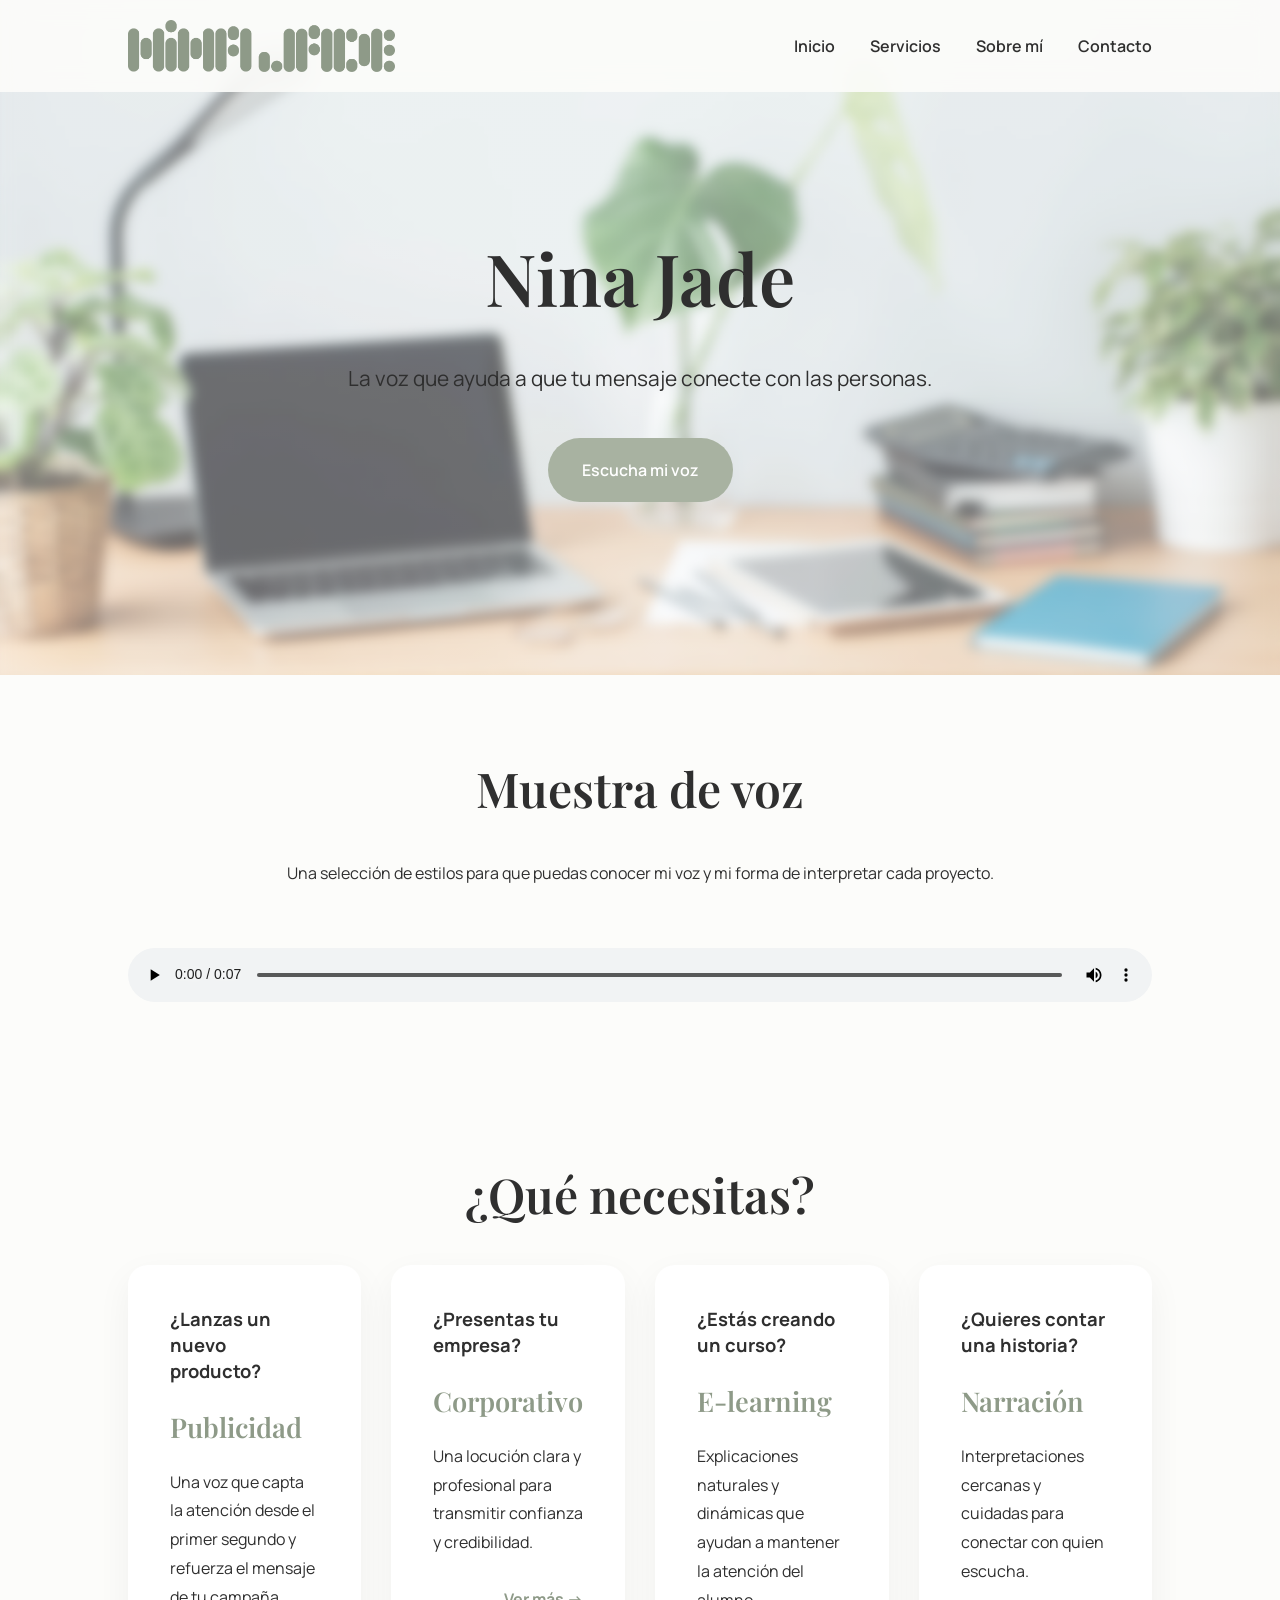
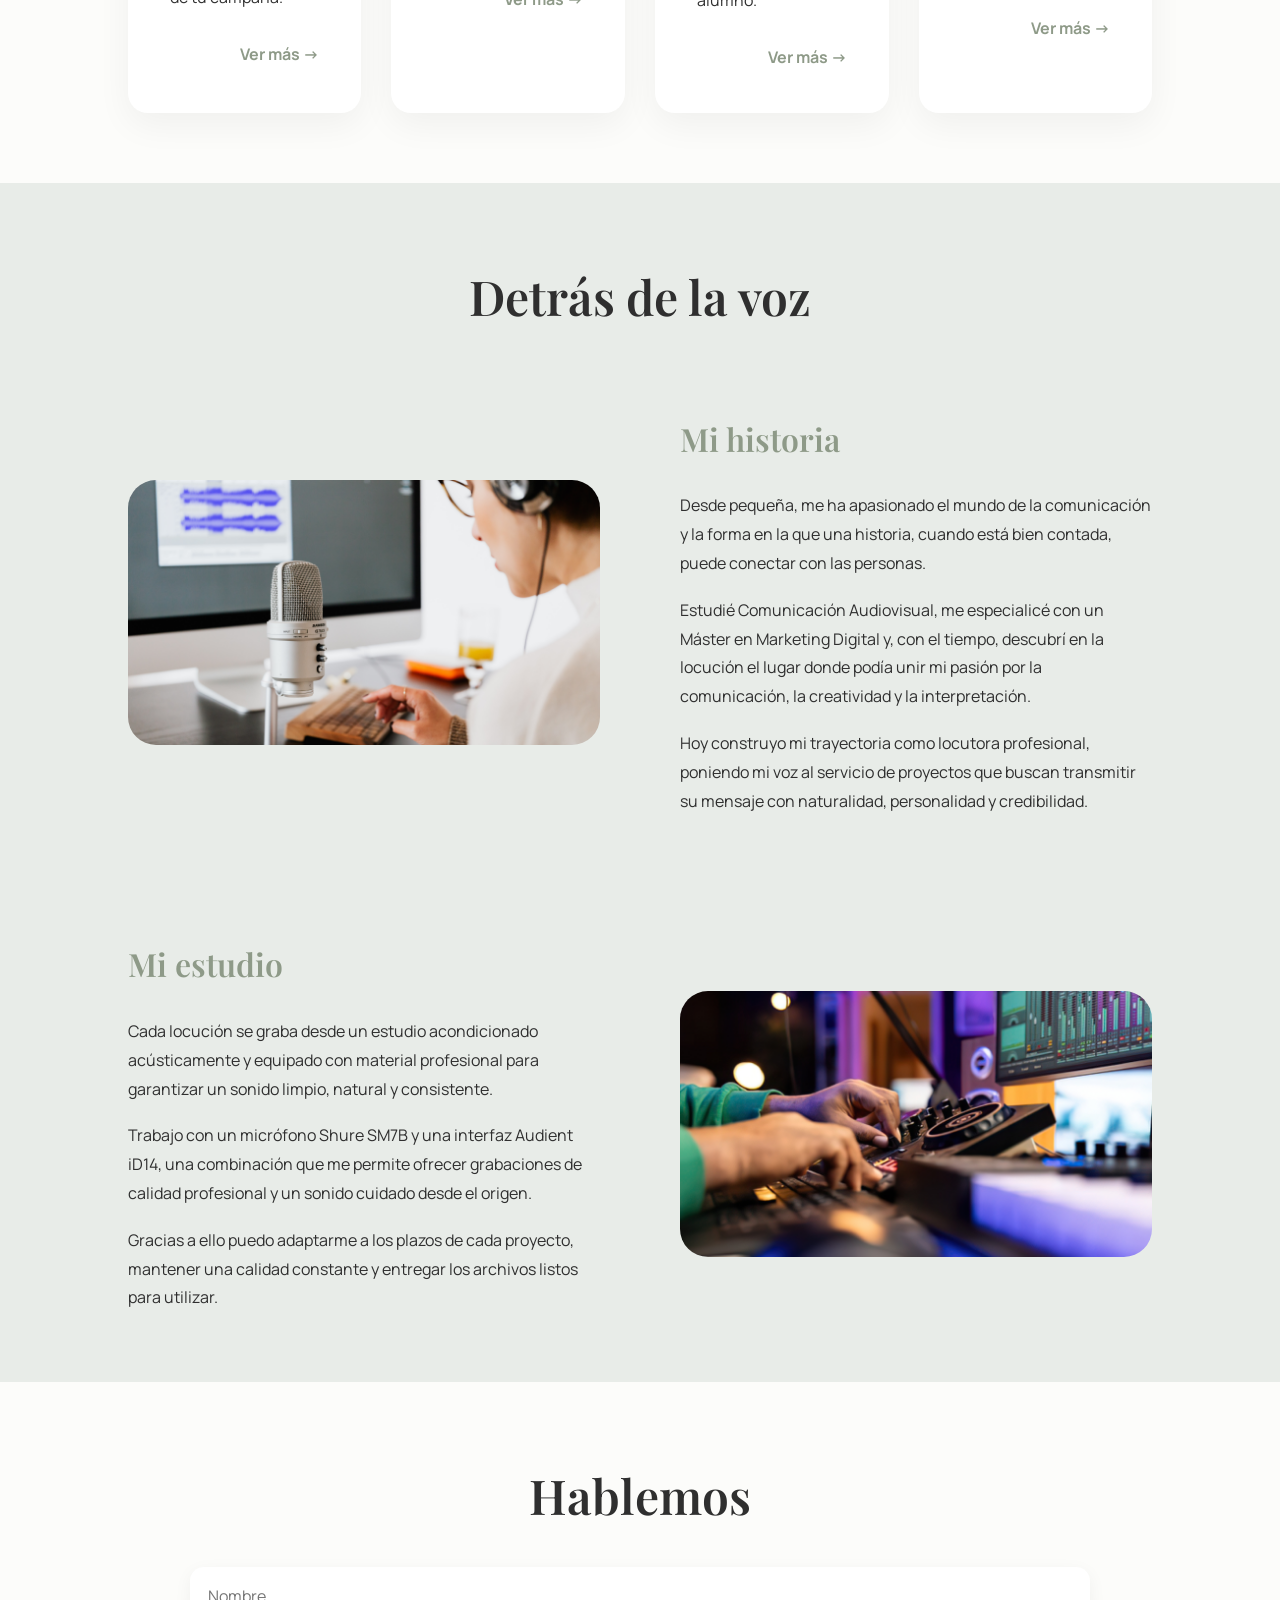
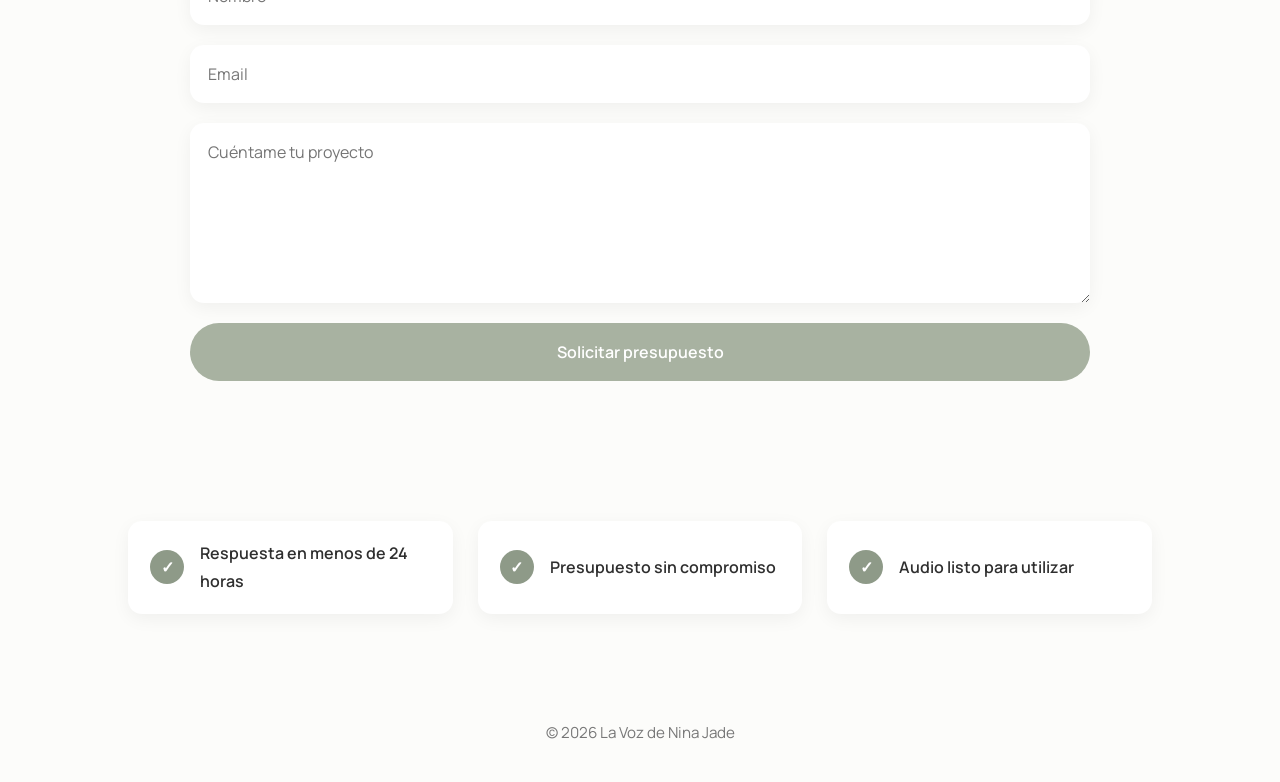
<file: index.html>
<!DOCTYPE html>
<html lang="es">

<head>
    <meta charset="UTF-8">
    <meta name="viewport" content="width=device-width, initial-scale=1.0">

    <title>Nina Jade | Locutora Profesional para Publicidad, Corporativo y E-learning</title>

    <meta name="description"
    content="Locutora profesional con estudio propio. Voz natural, cercana y versátil para publicidad, vídeos corporativos, e-learning, narración y mucho más. Solicita tu presupuesto.">

  <link rel="icon" type="image/png" href="images/favicon.png">
<link rel="apple-touch-icon" href="images/favicon.png">

<link rel="stylesheet" href="style.css">
</head>

<body>

    <!-- ===================== -->
    <!-- HEADER -->
    <!-- ===================== -->

    <header>

    <a href="index.html" class="logo">

        <img src="images/logo.png" alt="La Voz de Nina Jade">

    </a>

    <nav>

        <a href="#inicio">Inicio</a>
        <a href="#servicios">Servicios</a>
        <a href="#sobre-mi">Sobre mí</a>
        <a href="#contacto">Contacto</a>

    </nav>

</header>


    <!-- ===================== -->
    <!-- HERO -->
    <!-- ===================== -->

    <section id="inicio" class="hero">

        <div class="hero-content">

            <h1>Nina Jade</h1>

            <p>
                La voz que ayuda a que tu mensaje conecte con las personas.
            </p>

            <a href="#demos" class="button">
                Escucha mi voz
            </a>

        </div>

    </section>

    <!-- ===================== -->
    <!-- DEMOS -->
    <!-- ===================== -->

    <section id="demos">

        <h2>Muestra de voz</h2>

        <p>
            Una selección de estilos para que puedas conocer mi voz y mi forma de interpretar cada proyecto.
        </p>

        <audio controls>

            <source src="audio/demoprincipal.mp3" type="audio/mpeg">

            Tu navegador no soporta el elemento de audio.

        </audio>

    </section>


<!-- ===================== -->
<!-- SERVICIOS -->
<!-- ===================== -->

<section id="servicios">

    <h2>¿Qué necesitas?</h2>

    <div class="home-cards">

        <div class="card">

            <span class="card-question">
                ¿Lanzas un nuevo producto?
            </span>

            <h3>Publicidad</h3>

            <p>
                Una voz que capta la atención desde el primer segundo y refuerza el mensaje de tu campaña.
            </p>

            <a href="publicidad.html" class="card-link">
                Ver más →
            </a>

        </div>

        <div class="card">

            <span class="card-question">
                ¿Presentas tu empresa?
            </span>

            <h3>Corporativo</h3>

            <p>
                Una locución clara y profesional para transmitir confianza y credibilidad.
            </p>

            <a href="corporativo.html" class="card-link">
                Ver más →
            </a>

        </div>

        <div class="card">

            <span class="card-question">
                ¿Estás creando un curso?
            </span>

            <h3>E-learning</h3>

            <p>
                Explicaciones naturales y dinámicas que ayudan a mantener la atención del alumno.
            </p>

            <a href="elearning.html" class="card-link">
                Ver más →
            </a>

        </div>

        <div class="card">

            <span class="card-question">
                ¿Quieres contar una historia?
            </span>

            <h3>Narración</h3>

            <p>
                Interpretaciones cercanas y cuidadas para conectar con quien escucha.
            </p>

            <a href="narracion.html" class="card-link">
                Ver más →
            </a>

        </div>

    </div>

</section>

<!-- ===================== -->
<!-- DETRÁS DE LA VOZ -->
<!-- ===================== -->

<section id="sobre-mi" class="about-section">

    <div class="about-wrapper">

        <h2 class="about-main-title">
            Detrás de la voz
        </h2>

        <!-- MI HISTORIA -->

        <div class="about-container">

            <div class="about-image">

                <img src="images/sobremi.png" alt="Nina Jade, locutora profesional">

            </div>

            <div class="about-text">

                <h3>Mi historia</h3>

                <p>

                    Desde pequeña, me ha apasionado el mundo de la comunicación y la forma en la que una historia, cuando está bien contada, puede conectar con las personas.

                </p>

                <p>

                    Estudié Comunicación Audiovisual, me especialicé con un Máster en Marketing Digital y, con el tiempo, descubrí en la locución el lugar donde podía unir mi pasión por la comunicación, la creatividad y la interpretación.

                </p>

                <p>

                    Hoy construyo mi trayectoria como locutora profesional, poniendo mi voz al servicio de proyectos que buscan transmitir su mensaje con naturalidad, personalidad y credibilidad.

                </p>

            </div>

        </div>

        <!-- MI ESTUDIO -->

        <div class="about-container reverse">

            <div class="about-image">

                <img src="images/estudio.png" alt="Estudio de grabación profesional de Nina Jade">

            </div>

            <div class="about-text">

                <h3>Mi estudio</h3>

                <p>

                    Cada locución se graba desde un estudio acondicionado acústicamente y equipado con material profesional para garantizar un sonido limpio, natural y consistente.

                </p>

                <p>

                    Trabajo con un micrófono Shure SM7B y una interfaz Audient iD14, una combinación que me permite ofrecer grabaciones de calidad profesional y un sonido cuidado desde el origen.

                </p>

                <p>

                    Gracias a ello puedo adaptarme a los plazos de cada proyecto, mantener una calidad constante y entregar los archivos listos para utilizar.

                </p>

            </div>

        </div>

    </div>

</section>
    

 <!-- ===================== -->
<!-- CONTACTO -->
<!-- ===================== -->

<section id="contacto">

    <h2>Hablemos</h2>

    <form id="contact-form" action="https://formspree.io/f/xaqrydpb" method="POST">

        <input
            type="text"
            name="nombre"
            placeholder="Nombre"
            required>

        <input
            type="email"
            name="email"
            placeholder="Email"
            required>

        <textarea
            name="mensaje"
            placeholder="Cuéntame tu proyecto"
            required></textarea>

       <button type="submit">
    Solicitar presupuesto
</button>

<p id="form-status"></p>

</form>

</section>

    <!-- ===================== -->
<!-- VENTAJAS -->
<!-- ===================== -->

<section class="contact-highlights">

    <div class="service-highlights">

        <div class="highlight">

            <span>✓</span>

            <p>Respuesta en menos de 24 horas</p>

        </div>

        <div class="highlight">

            <span>✓</span>

            <p>Presupuesto sin compromiso</p>

        </div>

        <div class="highlight">

            <span>✓</span>

            <p>Audio listo para utilizar</p>

        </div>

    </div>

</section>
    
    <!-- ===================== -->
    <!-- FOOTER -->
    <!-- ===================== -->

    <footer>

        <p>

            © 2026 La Voz de Nina Jade

        </p>

    </footer>

    <script src="script.js"></script>

</body>

</html>
</file>
<file: style.css>
/* ==========================================
   LA VOZ DE NINA JADE
   STYLE.CSS · VERSIÓN 1.0
========================================== */


/* ==========================================
   GOOGLE FONTS
========================================== */

@import url('https://fonts.googleapis.com/css2?family=Manrope:wght@300;400;500;600;700&family=Playfair+Display:wght@500;600;700&display=swap');


/* ==========================================
   VARIABLES
========================================== */

:root{

    /* Colores */

    --background:#FCFCFA;
    --white:#FFFFFF;
    --text:#2F2F2F;

    --sage:#A8B2A1;
    --sage-dark:#8E9A88;
    --light:#E8ECE8;

    /* Contenedores */

    --container:1400px;
    --container-medium:1100px;
    --container-small:900px;

    /* Bordes */

    --radius-small:14px;
    --radius-medium:20px;
    --radius-large:28px;
    --radius-pill:999px;

    /* Sombras */

    --shadow-small:0 5px 18px rgba(0,0,0,.05);
    --shadow-medium:0 12px 35px rgba(0,0,0,.05);
    --shadow-large:0 20px 45px rgba(0,0,0,.10);

    /* Transiciones */

    --transition:.35s;

}


/* ==========================================
   RESET
========================================== */

*{

    margin:0;
    padding:0;
    box-sizing:border-box;

}


html{

    scroll-behavior:smooth;

}


body{

    font-family:"Manrope",sans-serif;
    background:var(--background);
    color:var(--text);
    line-height:1.8;

}


/* ==========================================
   TIPOGRAFÍA GLOBAL
========================================== */

h1,
h2,
h3{

    font-family:"Playfair Display",serif;
    font-weight:600;

}

p{

    line-height:1.8;

}

a{

    color:inherit;

}


/* ==========================================
   LAYOUT GENERAL
========================================== */

section{

    padding:70px 10%;

}

section h2{

    font-size:3rem;
    text-align:center;
    margin-bottom:28px;

}

img{

    display:block;
    max-width:100%;
    height:auto;

}

audio{

    width:100%;
    margin-top:20px;

}

/* ==========================================
   HEADER
========================================== */

header{

    position:fixed;
    top:0;
    left:0;
    width:100%;

    display:flex;
    justify-content:space-between;
    align-items:center;

    padding:20px 10%;

    background:rgba(252,252,250,.90);
    backdrop-filter:blur(12px);

    z-index:1000;

}


/* ==========================================
   LOGO
========================================== */

.logo{

    display:flex;
    align-items:center;

}

.logo img{

    height:52px;
    width:auto;

    transition:var(--transition);

}

.logo:hover img{

    opacity:.85;

}


/* ==========================================
   NAVEGACIÓN
========================================== */

nav{

    display:flex;
    gap:35px;

}

nav a{

    text-decoration:none;
    font-weight:600;

    color:var(--text);

    transition:var(--transition);

}

nav a:hover{

    color:var(--sage-dark);

}


/* ==========================================
   BOTONES
========================================== */

.button,
button{

    display:inline-flex;
    justify-content:center;
    align-items:center;

    padding:18px 34px;

    border:none;
    border-radius:var(--radius-pill);

    background:var(--sage);
    color:var(--white);

    font-family:"Manrope",sans-serif;
    font-size:1rem;
    font-weight:600;
    text-decoration:none;

    cursor:pointer;

    transition:var(--transition);

}

.button:hover,
button:hover{

    background:var(--sage-dark);
    transform:translateY(-2px);

}


/* ==========================================
   HERO PRINCIPAL
========================================== */

.hero{

    min-height:75vh;

    display:flex;
    justify-content:center;
    align-items:center;

    text-align:center;

    padding:120px 10% 80px;

    background:
        linear-gradient(rgba(255,255,255,.40), rgba(255,255,255,.40)),
        url("images/portada.png") center/cover no-repeat;

}

.hero-content{

    max-width:760px;

}

.hero h1{

    font-size:4.5rem;
    margin-bottom:18px;

}

.hero p{

    font-size:1.3rem;
    margin-bottom:40px;

}

/* ==========================================
   HERO DE SERVICIOS
========================================== */

.hero-service{

    min-height:75vh;

    display:flex;
    justify-content:center;
    align-items:center;

    text-align:center;

    padding:140px 10% 80px;

    background-size:cover;
    background-position:center;
    background-repeat:no-repeat;

}

.hero-service.publicidad{

    background:
        linear-gradient(rgba(252,252,250,.55),rgba(252,252,250,.75)),
        url("images/portadapublicitaria.png") center/cover no-repeat;

}

.hero-service.corporativo{

    background:
        linear-gradient(rgba(252,252,250,.55),rgba(252,252,250,.75)),
        url("images/portadacorporativa.png") center/cover no-repeat;

}

.hero-service.elearning{

    background:
        linear-gradient(rgba(252,252,250,.55),rgba(252,252,250,.75)),
        url("images/portadaelearning.png") center/cover no-repeat;

}

.hero-service.narracion{

    background:
        linear-gradient(rgba(252,252,250,.55),rgba(252,252,250,.75)),
        url("images/portadanarracion.png") center/cover no-repeat;

}

.hero-service-content{

    max-width:850px;

}

.hero-service h1{

    font-size:4rem;
    margin-bottom:20px;

}

.hero-subtitle{

    font-size:1.35rem;
    line-height:1.8;

}

/* ==========================================
   DEMO TEXTO
========================================== */

#demos{

    text-align:center;

}

#demos p{

    max-width:1000px;

    margin:0 auto 40px;

}

/* ==========================================
   AUDIO
========================================== */

audio{

    margin-top:20px;

}

/* ==========================================
   SECCIONES DE SERVICIOS
========================================== */

.service-intro,
.service-types{

    max-width:var(--container);
    margin:auto;

}

.service-intro{

    padding:30px 10%;

}

.service-types{

    padding:30px 10% 70px;

}

.service-intro p{

    max-width:var(--container-medium);

    margin:0 auto 20px;

    text-align:center;

    font-size:1.08rem;

}

.service-intro-text{

    max-width:var(--container-medium);

    margin:0 auto 65px;

    text-align:center;

    font-size:1.08rem;

    color:#666;

}


/* ==========================================
   TARJETAS
========================================== */

.home-cards{

    display:grid;

    grid-template-columns:repeat(4,1fr);

    gap:30px;

}

.cards{

    display:grid;

    grid-template-columns:repeat(2,1fr);

    gap:30px;

}

.card{

    background:var(--white);

    padding:42px;

    border-radius:var(--radius-medium);

    box-shadow:var(--shadow-medium);

    transition:var(--transition);

}

.card:hover{

    transform:translateY(-8px);

}

.card-question{

    display:block;

    margin-bottom:18px;

    font-size:1.15rem;

    font-weight:700;

    line-height:1.4;

}

.card h3{

    font-size:1.7rem;

    color:var(--sage-dark);

    margin-bottom:16px;

}

.card p{

    margin-bottom:28px;

}

.card-link{

    display:block;

    width:fit-content;

    margin-left:auto;

    text-decoration:none;

    color:var(--sage-dark);

    font-weight:700;

    transition:var(--transition);

}

.card-link:hover{

    color:var(--text);

    transform:translateX(4px);

}

/* ==========================================
   SOBRE MÍ
========================================== */

.about-section{

    background:var(--light);

}

.about-wrapper{

    max-width:var(--container);

    margin:auto;

}

.about-main-title{

    margin-bottom:70px;

}

.about-container{

    display:flex;
    align-items:center;
    gap:80px;

    margin-bottom:120px;

}

.about-container:last-child{

    margin-bottom:0;

}

.about-container.reverse{

    flex-direction:row-reverse;

}

.about-image{

    flex:1;

}

.about-image img{

    width:100%;
    border-radius:var(--radius-large);

}

.about-text{

    flex:1;

}

.about-text h3{

    font-size:2rem;
    color:var(--sage-dark);
    margin-bottom:24px;

}

.about-text p{

    margin-bottom:18px;

}

.about-text p:last-child{

    margin-bottom:0;

}


/* ==========================================
   FORMULARIOS
========================================== */

form{

    max-width:var(--container-small);

    margin:auto;

    display:flex;
    flex-direction:column;
    gap:20px;

}

input,
textarea{

    width:100%;

    padding:18px;

    border:none;

    border-radius:var(--radius-small);

    background:var(--white);

    box-shadow:var(--shadow-small);

    font-size:1rem;

    font-family:"Manrope",sans-serif;

}

input:focus,
textarea:focus{

    outline:none;

    box-shadow:0 0 0 2px rgba(142,154,136,.35);

}

textarea{

    min-height:180px;

    resize:vertical;

}

#form-status{

    margin-top:20px;

    min-height:30px;

    text-align:center;

    color:var(--sage-dark);

    font-weight:600;

}

/* ==========================================
   VENTAJAS
========================================== */

.contact-highlights{

    padding-top:0;

}

.service-highlights{

    display:grid;

    grid-template-columns:repeat(3,1fr);

    gap:25px;

}

.highlight{

    display:flex;

    align-items:center;

    gap:16px;

    padding:18px 22px;

    background:var(--white);

    border-radius:var(--radius-small);

    box-shadow:var(--shadow-small);

    transition:var(--transition);

}

.highlight:hover{

    transform:translateX(6px);

}

.highlight span{

    width:34px;
    height:34px;

    display:flex;
    justify-content:center;
    align-items:center;

    flex-shrink:0;

    border-radius:50%;

    background:var(--sage-dark);

    color:var(--white);

    font-weight:700;

}

.highlight p{

    margin:0;

    font-weight:600;

}

/* ==========================================
   FOOTER
========================================== */

footer{

    padding:35px 10%;

    text-align:center;

    color:#777;

    font-size:.95rem;

}


/* ==========================================
   RESPONSIVE
========================================== */

@media(max-width:1000px){

    header{

        flex-direction:column;
        gap:20px;

    }

    nav{

        gap:22px;
        flex-wrap:wrap;
        justify-content:center;

    }

    .hero h1{

        font-size:3.2rem;

    }

    .hero-service h1{

        font-size:3rem;

    }

    .about-container{

        flex-direction:column;

        gap:45px;

        text-align:center;

    }

    .about-container.reverse{

        flex-direction:column;

    }

    .home-cards{

        grid-template-columns:repeat(2,1fr);

    }

    .cards{

        grid-template-columns:1fr;

    }

    .service-highlights{

        grid-template-columns:1fr;

    }

}


@media(max-width:768px){

    section{

        padding:60px 7%;

    }

    section h2{

        font-size:2.3rem;

    }

    .hero{

        min-height:85vh;

    }

    .hero h1{

        font-size:2.7rem;

    }

    .hero p{

        font-size:1.1rem;

    }

    .hero-service{

        min-height:60vh;

    }

    .hero-service h1{

        font-size:2.4rem;

    }

    .hero-subtitle{

        font-size:1.1rem;

    }

    .home-cards{

        grid-template-columns:1fr;

    }

    .cards{

        grid-template-columns:1fr;

    }

    .card{

        padding:32px;

    }

    .services-more-text{

        font-size:1.6rem;

    }

    .logo img{

        height:42px;

    }

}
</file>
